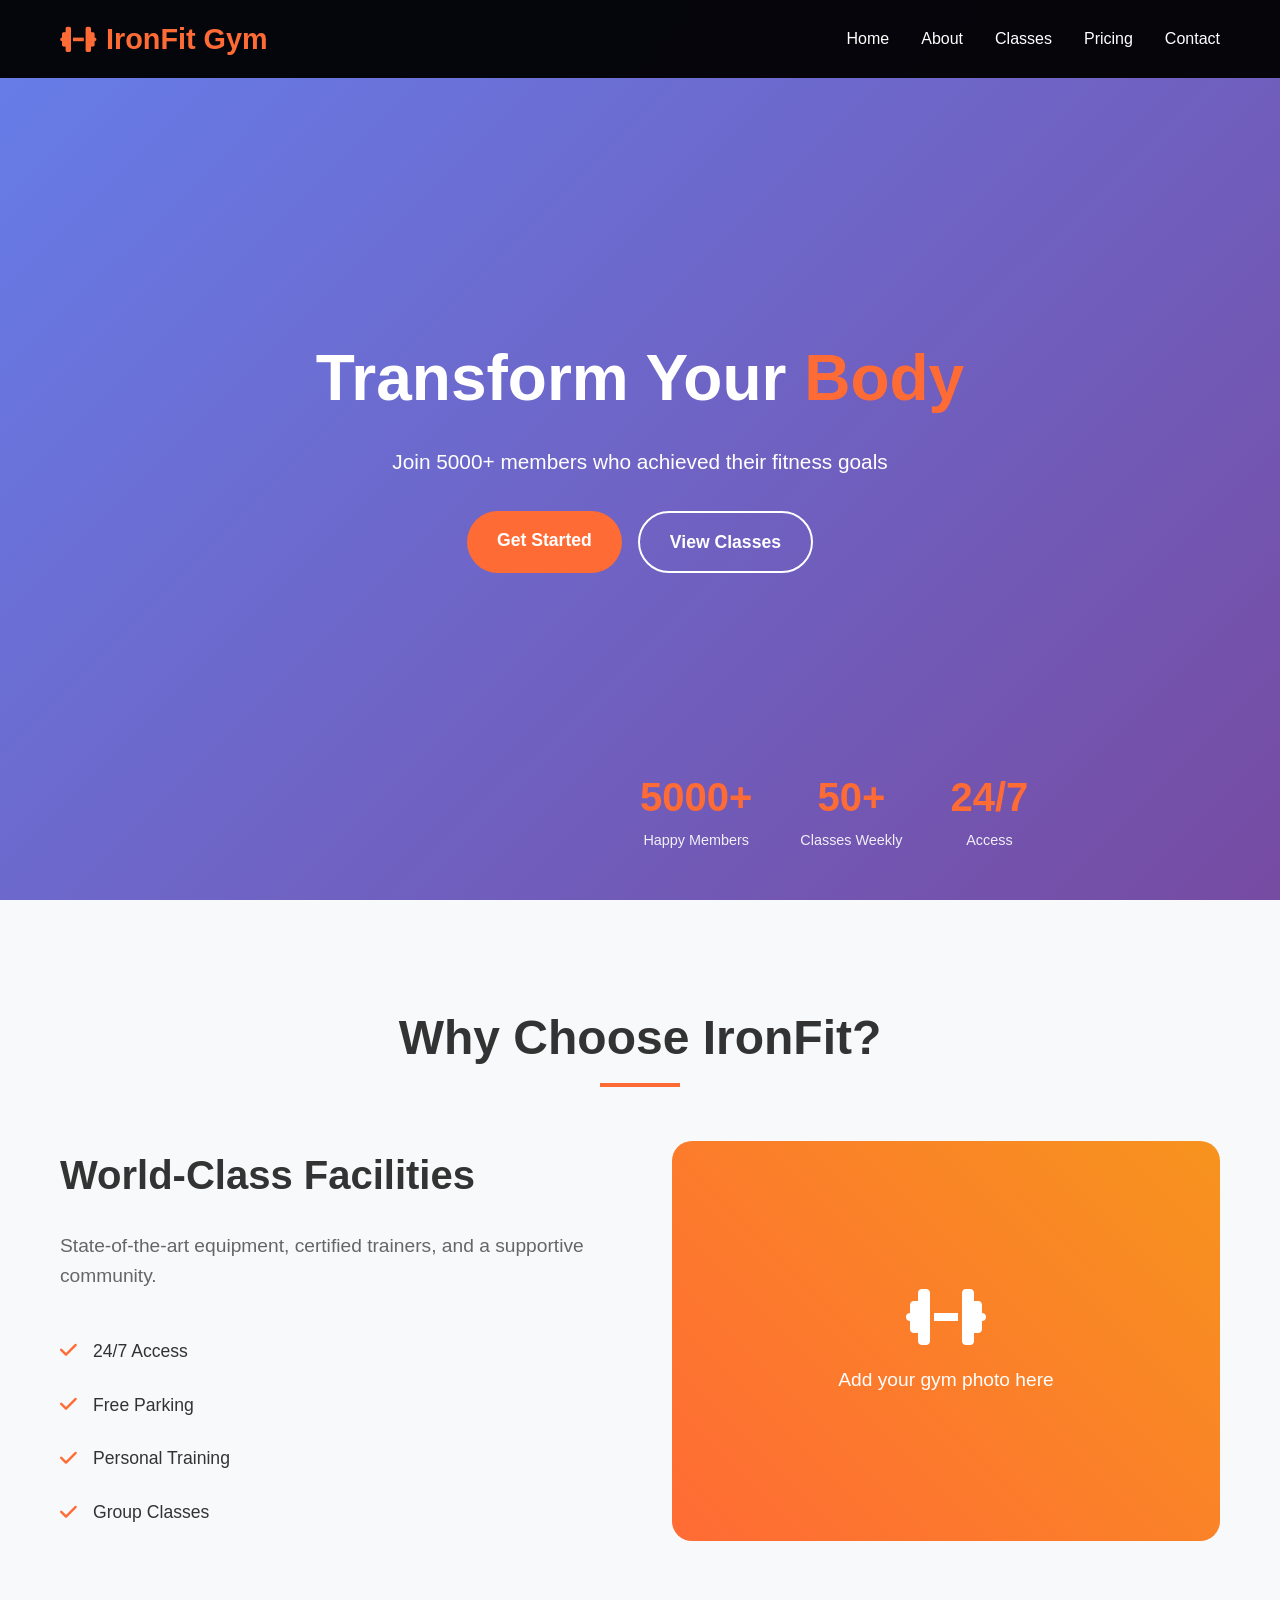
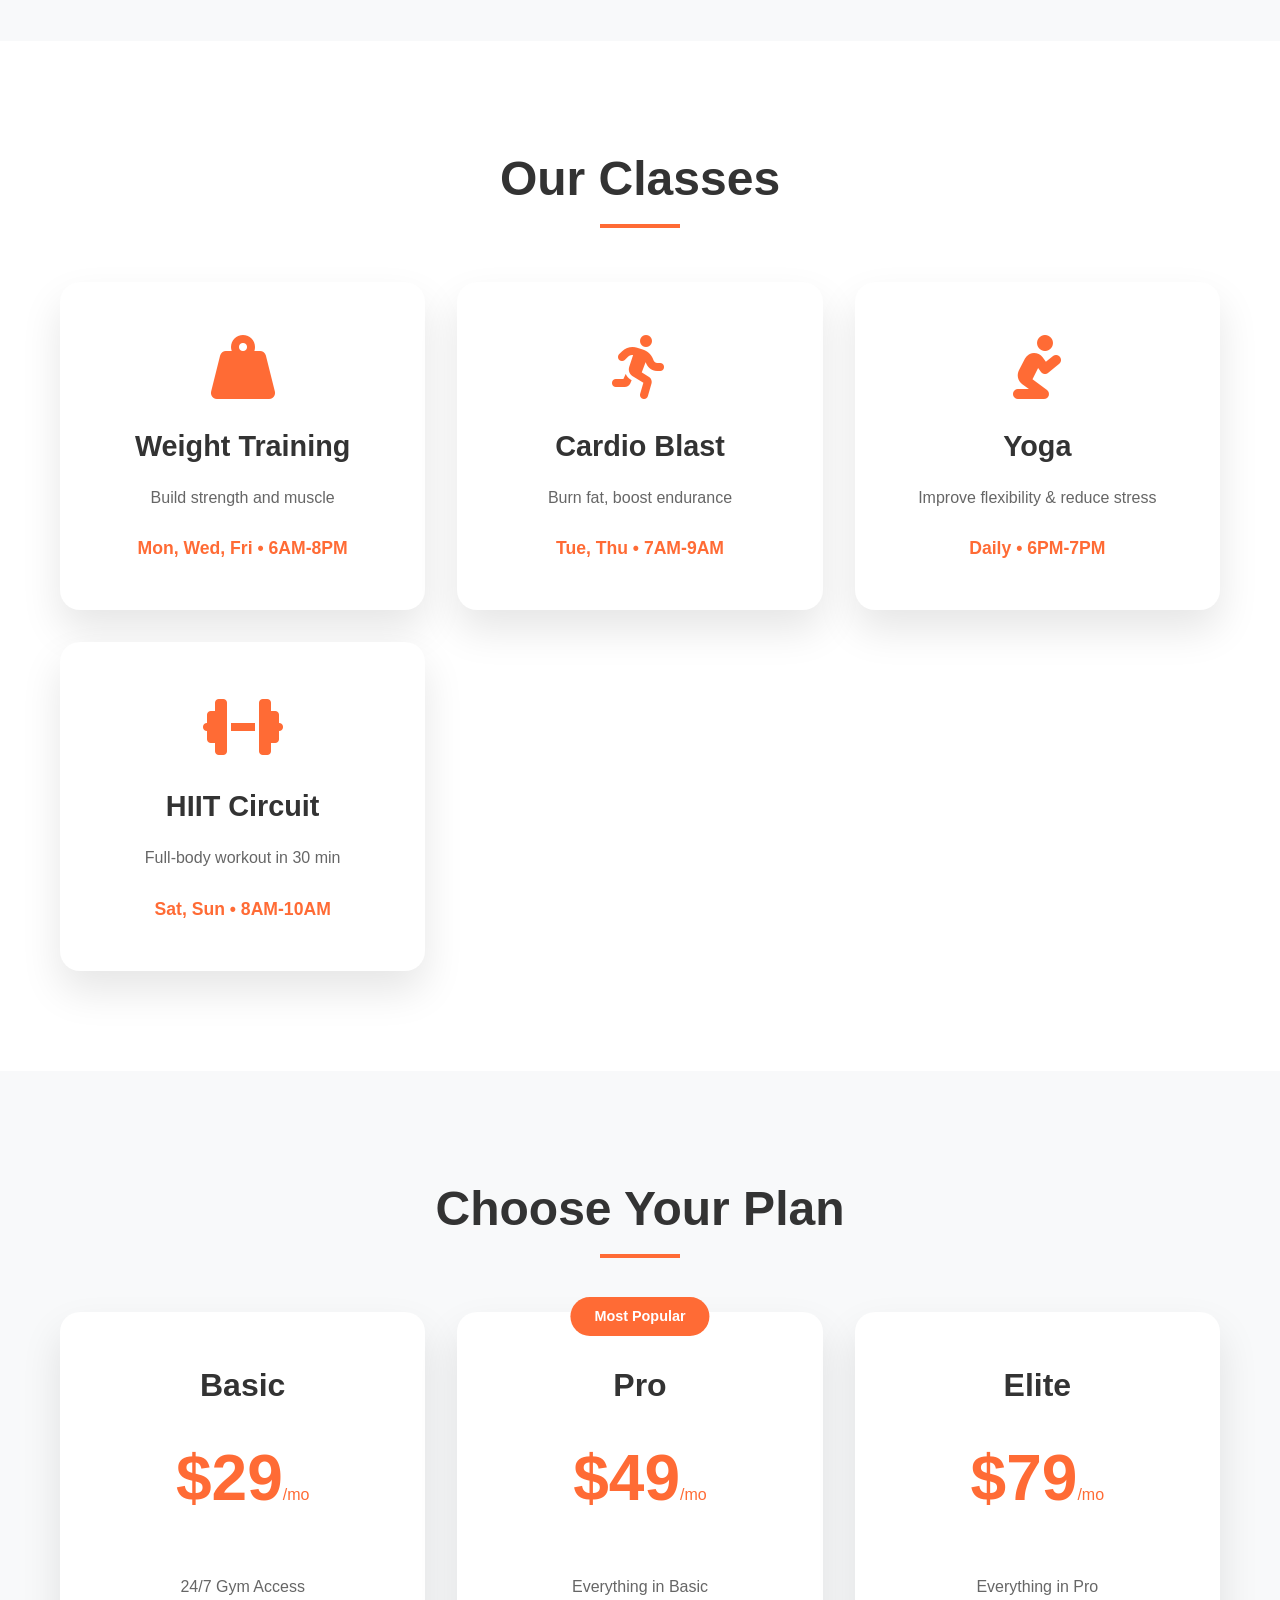
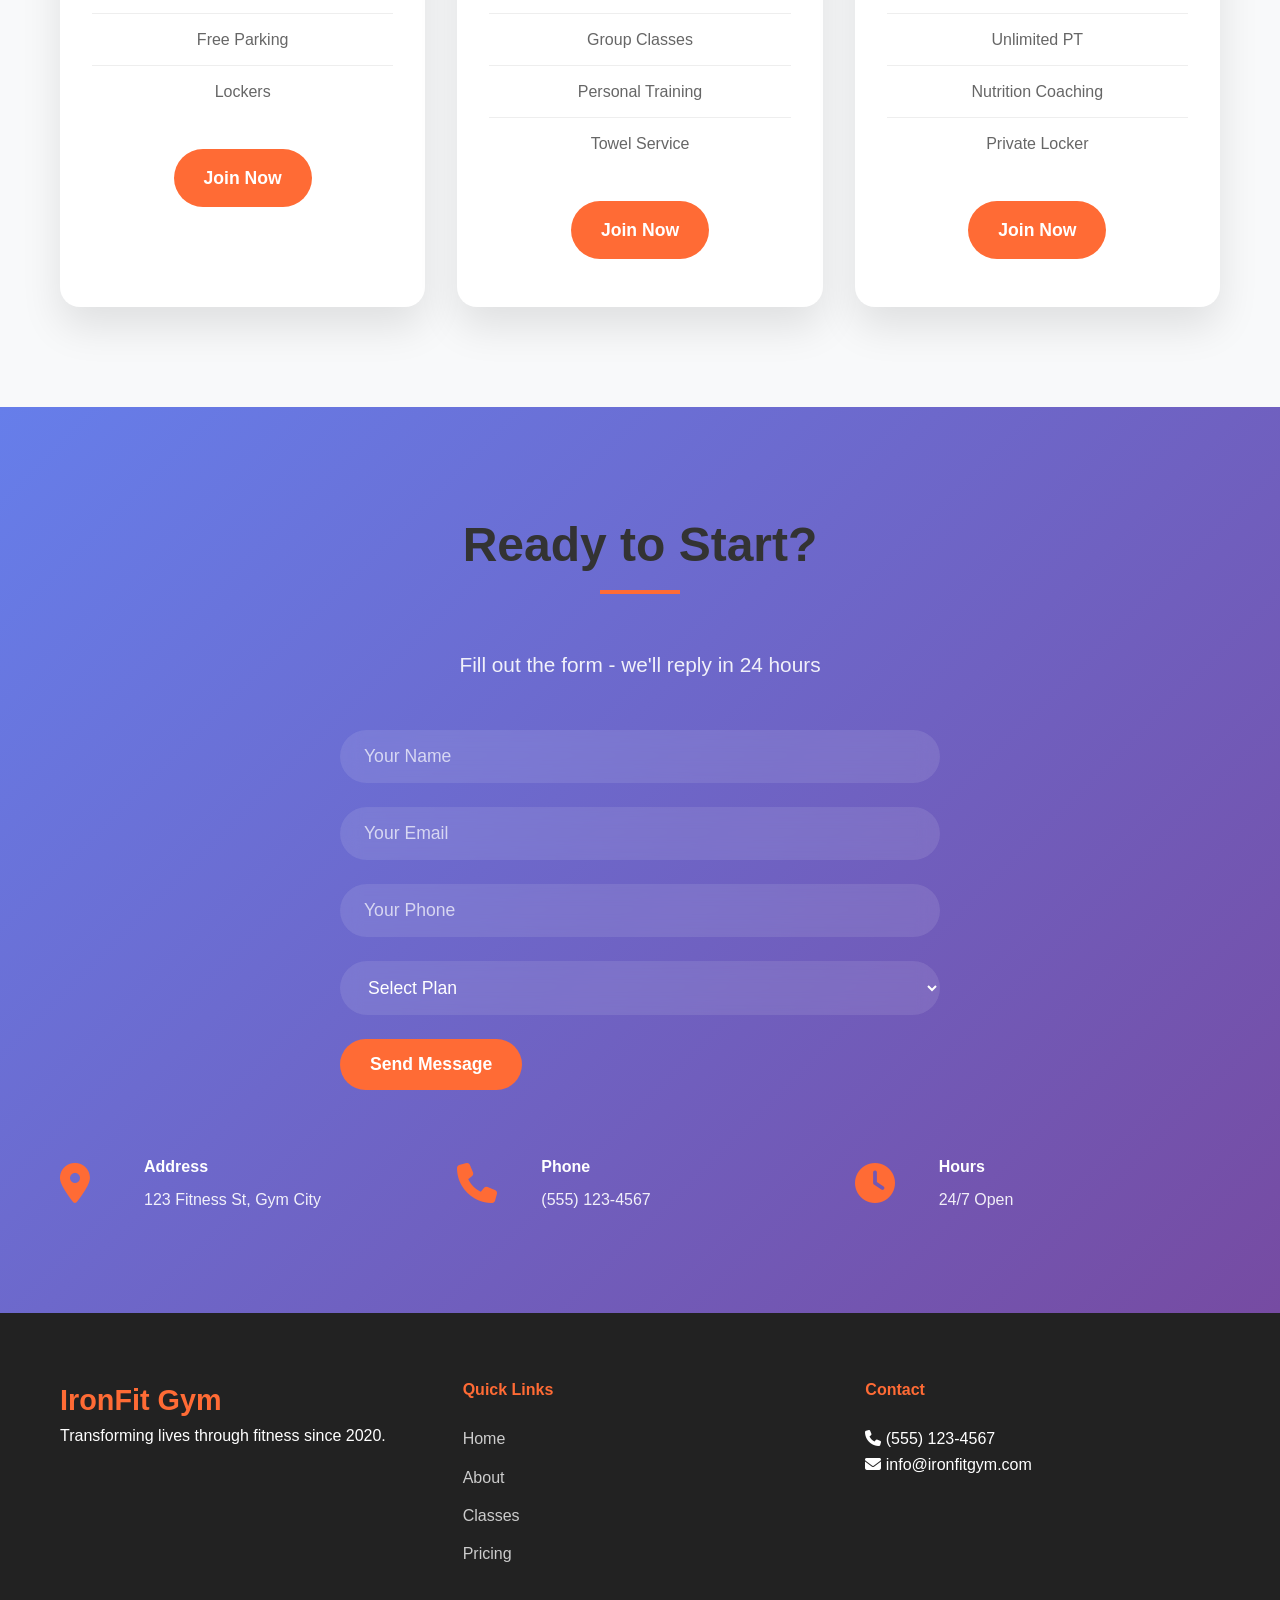
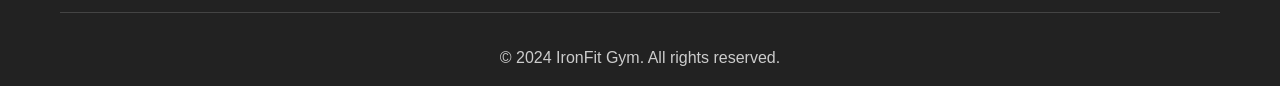
<file: index.html>
<!DOCTYPE html>
<html lang="en">
<head>
    <meta charset="UTF-8">
    <meta name="viewport" content="width=device-width, initial-scale=1.0">
    <title>IronFit Gym - Transform Your Body</title>
    <link rel="stylesheet" href="https://cdnjs.cloudflare.com/ajax/libs/font-awesome/6.5.1/css/all.min.css">
    <style>
        * { margin: 0; padding: 0; box-sizing: border-box; }
        body { font-family: 'Arial', sans-serif; line-height: 1.6; color: #333; overflow-x: hidden; }
        .container { max-width: 1200px; margin: 0 auto; padding: 0 20px; }

        /* Navigation */
        .navbar {
            position: fixed; top: 0; width: 100%; background: rgba(0,0,0,0.95);
            backdrop-filter: blur(10px); z-index: 1000; padding: 1rem 0; transition: all 0.3s ease;
        }
        .nav-container { max-width: 1200px; margin: 0 auto; padding: 0 20px; display: flex; justify-content: space-between; align-items: center; }
        .nav-logo { font-size: 1.8rem; font-weight: bold; color: #ff6b35; display: flex; align-items: center; gap: 10px; }
        .nav-menu { display: flex; list-style: none; gap: 2rem; }
        .nav-link { color: white; text-decoration: none; font-weight: 500; transition: color 0.3s ease; }
        .nav-link:hover { color: #ff6b35; }
        .hamburger { display: none; flex-direction: column; cursor: pointer; }
        .bar { width: 25px; height: 3px; background: white; margin: 3px 0; transition: 0.3s; }

        /* Hero */
        .hero {
            height: 100vh; background: linear-gradient(135deg, #667eea 0%, #764ba2 100%);
            display: flex; flex-direction: column; justify-content: center; align-items: center;
            text-align: center; color: white; position: relative; overflow: hidden;
        }
        .hero-content h1 { font-size: 4rem; margin-bottom: 1rem; animation: fadeInUp 1s ease; }
        .highlight { color: #ff6b35; }
        .hero-content p { font-size: 1.3rem; margin-bottom: 2rem; animation: fadeInUp 1s ease 0.2s both; }
        .hero-buttons { display: flex; gap: 1rem; flex-wrap: wrap; justify-content: center; animation: fadeInUp 1s ease 0.4s both; }
        .btn {
            padding: 15px 30px; border: none; border-radius: 50px; font-size: 1.1rem;
            font-weight: bold; text-decoration: none; transition: all 0.3s ease; cursor: pointer; display: inline-block;
        }
        .btn-primary { background: #ff6b35; color: white; }
        .btn-primary:hover { background: #e55a2b; transform: translateY(-2px); }
        .btn-secondary { background: transparent; color: white; border: 2px solid white; }
        .btn-secondary:hover { background: white; color: #667eea; }
        .hero-stats {
            position: absolute; bottom: 3rem; left: 50%; transform: translateX(-50%);
            display: flex; gap: 3rem; animation: fadeInUp 1s ease 0.6s both;
        }
        .stat h3 { font-size: 2.5rem; color: #ff6b35; }
        .stat p { font-size: 0.9rem; opacity: 0.9; }

        /* Sections */
        section { padding: 100px 0; }
        .section-title {
            text-align: center; font-size: 3rem; margin-bottom: 4rem; color: #333; position: relative;
        }
        .section-title::after {
            content: ''; position: absolute; bottom: -10px; left: 50%; transform: translateX(-50%);
            width: 80px; height: 4px; background: #ff6b35;
        }

        /* About */
        .about { background: #f8f9fa; }
        .about-grid { display: grid; grid-template-columns: 1fr 1fr; gap: 4rem; align-items: center; }
        .about-text h3 { font-size: 2.5rem; color: #333; margin-bottom: 1.5rem; }
        .about-text p { font-size: 1.2rem; margin-bottom: 2rem; color: #666; }
        .about-text ul { list-style: none; }
        .about-text li { padding: 0.8rem 0; font-size: 1.1rem; display: flex; align-items: center; gap: 1rem; color: #333; }
        .about-text i { color: #ff6b35; font-size: 1.2rem; }
        .image-placeholder {
            height: 400px; background: linear-gradient(45deg, #ff6b35, #f7931e); border-radius: 20px;
            display: flex; flex-direction: column; justify-content: center; align-items: center; color: white; font-size: 1.2rem;
        }
        .image-placeholder i { font-size: 4rem; margin-bottom: 1rem; }

        /* Classes - YOGA ICON FIXED */
        .classes { background: white; }
        .classes-grid { display: grid; grid-template-columns: repeat(auto-fit, minmax(280px, 1fr)); gap: 2rem; }
        .class-card {
            background: white; padding: 3rem 2rem; border-radius: 20px; box-shadow: 0 20px 40px rgba(0,0,0,0.1);
            text-align: center; transition: all 0.3s ease; border-top: 5px solid transparent;
        }
        .class-card:hover {
            transform: translateY(-10px); box-shadow: 0 30px 60px rgba(0,0,0,0.15); border-top-color: #ff6b35;
        }
        .class-card i { font-size: 4rem; color: #ff6b35; margin-bottom: 1.5rem; }
        .class-card h3 { font-size: 1.8rem; margin-bottom: 1rem; color: #333; }
        .class-card p { color: #666; margin-bottom: 1.5rem; }
        .class-time { font-weight: bold; color: #ff6b35; font-size: 1.1rem; }

        /* Pricing */
        .pricing { background: #f8f9fa; }
        .pricing-grid { display: grid; grid-template-columns: repeat(auto-fit, minmax(320px, 1fr)); gap: 2rem; }
        .price-card {
            background: white; padding: 3rem 2rem; border-radius: 20px; box-shadow: 0 20px 40px rgba(0,0,0,0.1);
            text-align: center; position: relative; transition: all 0.3s ease;
        }
        .price-card:hover { transform: translateY(-10px); }
        .popular-badge {
            position: absolute; top: -15px; left: 50%; transform: translateX(-50%);
            background: #ff6b35; color: white; padding: 0.5rem 1.5rem; border-radius: 50px;
            font-weight: bold; font-size: 0.9rem;
        }
        .price-card h3 { font-size: 2rem; color: #333; margin-bottom: 1rem; }
        .price { font-size: 4rem; font-weight: bold; color: #ff6b35; margin-bottom: 2rem; }
        .price span { font-size: 1rem; font-weight: normal; }
        .price-card ul { list-style: none; margin-bottom: 2rem; }
        .price-card li { padding: 0.8rem 0; color: #666; border-bottom: 1px solid #eee; }
        .price-card li:last-child { border-bottom: none; }

        /* Contact */
        .contact { background: linear-gradient(135deg, #667eea 0%, #764ba2 100%); color: white; }
        .contact-subtitle { text-align: center; font-size: 1.3rem; margin-bottom: 3rem; opacity: 0.9; }
        .contact-form { max-width: 600px; margin: 0 auto 4rem; }
        .form-group { margin-bottom: 1.5rem; }
        .form-group input, .form-group select {
            width: 100%; padding: 1rem 1.5rem; border: none; border-radius: 50px; font-size: 1.1rem;
            background: rgba(255,255,255,0.1); color: white; backdrop-filter: blur(10px);
        }
        .form-group input::placeholder { color: rgba(255,255,255,0.7); }
        .form-group input:focus, .form-group select:focus { outline: none; box-shadow: 0 0 0 3px rgba(255,107,53,0.3); }
        .contact-info { display: grid; grid-template-columns: repeat(auto-fit, minmax(250px, 1fr)); gap: 2rem; }
        .info-item { display: flex; align-items: center; gap: 1.5rem; }
        .info-item i { font-size: 2.5rem; color: #ff6b35; width: 60px; }
        .info-item h4 { margin-bottom: 0.5rem; color: white; }
        .info-item p { color: rgba(255,255,255,0.9); }

        /* Footer */
        .footer { background: #222; color: white; padding: 4rem 0 1rem; }
        .footer-content { display: grid; grid-template-columns: repeat(auto-fit, minmax(250px, 1fr)); gap: 3rem; margin-bottom: 2rem; }
        .footer-section h4 { margin-bottom: 1.5rem; color: #ff6b35; }
        .footer-section ul { list-style: none; }
        .footer-section ul li { margin-bottom: 0.8rem; }
        .footer-section a { color: #ccc; text-decoration: none; transition: color 0.3s ease; }
        .footer-section a:hover { color: #ff6b35; }
        .footer-bottom { text-align: center; padding-top: 2rem; border-top: 1px solid #444; color: #ccc; }

        /* Animations */
        @keyframes fadeInUp {
            from { opacity: 0; transform: translateY(30px); }
            to { opacity: 1; transform: translateY(0); }
        }

        /* Responsive */
        @media (max-width: 768px) {
            .hamburger { display: flex; }
            .nav-menu {
                position: fixed; left: -100%; top: 70px; flex-direction: column; background-color: rgba(0,0,0,0.95);
                width: 100%; text-align: center; transition: 0.3s; padding: 2rem 0;
            }
            .nav-menu.active { left: 0; }
            .hero h1 { font-size: 2.5rem; }
            .hero-buttons { flex-direction: column; align-items: center; }
            .hero-stats { flex-direction: column; gap: 1rem; bottom: 2rem; }
            .about-grid { grid-template-columns: 1fr; text-align: center; }
            .section-title { font-size: 2rem; }
        }
        @media (max-width: 480px) {
            .hero h1 { font-size: 2rem; }
            .stat h3 { font-size: 2rem; }
        }
    </style>
</head>
<body>
    <!-- Navigation -->
    <nav class="navbar">
        <div class="nav-container">
            <div class="nav-logo">
                <i class="fas fa-dumbbell"></i> IronFit Gym
            </div>
            <ul class="nav-menu">
                <li><a href="#home" class="nav-link">Home</a></li>
                <li><a href="#about" class="nav-link">About</a></li>
                <li><a href="#classes" class="nav-link">Classes</a></li>
                <li><a href="#pricing" class="nav-link">Pricing</a></li>
                <li><a href="#contact" class="nav-link">Contact</a></li>
            </ul>
            <div class="hamburger">
                <span class="bar"></span><span class="bar"></span><span class="bar"></span>
            </div>
        </div>
    </nav>

    <!-- Hero -->
    <section id="home" class="hero">
        <div class="hero-content">
            <h1>Transform Your <span class="highlight">Body</span></h1>
            <p>Join 5000+ members who achieved their fitness goals</p>
            <div class="hero-buttons">
                <a href="#pricing" class="btn btn-primary">Get Started</a>
                <a href="#classes" class="btn btn-secondary">View Classes</a>
            </div>
        </div>
        <div class="hero-stats">
            <div class="stat"><h3>5000+</h3><p>Happy Members</p></div>
            <div class="stat"><h3>50+</h3><p>Classes Weekly</p></div>
            <div class="stat"><h3>24/7</h3><p>Access</p></div>
        </div>
    </section>

    <!-- About -->
    <section id="about" class="about">
        <div class="container">
            <h2 class="section-title">Why Choose IronFit?</h2>
            <div class="about-grid">
                <div class="about-text">
                    <h3>World-Class Facilities</h3>
                    <p>State-of-the-art equipment, certified trainers, and a supportive community.</p>
                    <ul>
                        <li><i class="fas fa-check"></i> 24/7 Access</li>
                        <li><i class="fas fa-check"></i> Free Parking</li>
                        <li><i class="fas fa-check"></i> Personal Training</li>
                        <li><i class="fas fa-check"></i> Group Classes</li>
                    </ul>
                </div>
                <div class="about-image">
                    <div class="image-placeholder">
                        <i class="fas fa-dumbbell"></i>
                        <p>Add your gym photo here</p>
                    </div>
                </div>
            </div>
        </div>
    </section>

    <!-- Classes - YOGA ICON WORKING -->
    <section id="classes" class="classes">
        <div class="container">
            <h2 class="section-title">Our Classes</h2>
            <div class="classes-grid">
                <div class="class-card">
                    <i class="fas fa-weight-hanging"></i>
                    <h3>Weight Training</h3>
                    <p>Build strength and muscle</p>
                    <span class="class-time">Mon, Wed, Fri • 6AM-8PM</span>
                </div>
                <div class="class-card">
                    <i class="fas fa-running"></i>
                    <h3>Cardio Blast</h3>
                    <p>Burn fat, boost endurance</p>
                    <span class="class-time">Tue, Thu • 7AM-9AM</span>
                </div>
                <div class="class-card">
                    <i class="fas fa-person-praying"></i> <!-- 🧘 YOGA ICON FIXED -->
                    <h3>Yoga</h3>
                    <p>Improve flexibility & reduce stress</p>
                    <span class="class-time">Daily • 6PM-7PM</span>
                </div>
                <div class="class-card">
                    <i class="fas fa-dumbbell"></i>
                    <h3>HIIT Circuit</h3>
                    <p>Full-body workout in 30 min</p>
                    <span class="class-time">Sat, Sun • 8AM-10AM</span>
                </div>
            </div>
        </div>
    </section>

    <!-- Pricing -->
    <section id="pricing" class="pricing">
        <div class="container">
            <h2 class="section-title">Choose Your Plan</h2>
            <div class="pricing-grid">
                <div class="price-card">
                    <h3>Basic</h3>
                    <div class="price">$29<span>/mo</span></div>
                    <ul>
                        <li>24/7 Gym Access</li>
                        <li>Free Parking</li>
                        <li>Lockers</li>
                    </ul>
                    <a href="#contact" class="btn btn-primary">Join Now</a>
                </div>
                <div class="price-card popular">
                    <div class="popular-badge">Most Popular</div>
                    <h3>Pro</h3>
                    <div class="price">$49<span>/mo</span></div>
                    <ul>
                        <li>Everything in Basic</li>
                        <li>Group Classes</li>
                        <li>Personal Training</li>
                        <li>Towel Service</li>
                    </ul>
                    <a href="#contact" class="btn btn-primary">Join Now</a>
                </div>
                <div class="price-card">
                    <h3>Elite</h3>
                    <div class="price">$79<span>/mo</span></div>
                    <ul>
                        <li>Everything in Pro</li>
                        <li>Unlimited PT</li>
                        <li>Nutrition Coaching</li>
                        <li>Private Locker</li>
                    </ul>
                    <a href="#contact" class="btn btn-primary">Join Now</a>
                </div>
            </div>
        </div>
    </section>

    <!-- Contact -->
    <section id="contact" class="contact">
        <div class="container">
            <h2 class="section-title">Ready to Start?</h2>
            <p class="contact-subtitle">Fill out the form - we'll reply in 24 hours</p>
            <form class="contact-form" id="contactForm">
                <div class="form-group"><input type="text" id="name" placeholder="Your Name" required></div>
                <div class="form-group"><input type="email" id="email" placeholder="Your Email" required></div>
                <div class="form-group"><input type="tel" id="phone" placeholder="Your Phone"></div>
                <div class="form-group">
                    <select id="plan" required>
                        <option value="">Select Plan</option>
                        <option value="basic">Basic ($29/mo)</option>
                        <option value="pro">Pro ($49/mo)</option>
                        <option value="elite">Elite ($79/mo)</option>
                    </select>
                </div>
                <button type="submit" class="btn btn-primary">Send Message</button>
            </form>
            <div class="contact-info">
                <div class="info-item">
                    <i class="fas fa-map-marker-alt"></i>
                    <div><h4>Address</h4><p>123 Fitness St, Gym City</p></div>
                </div>
                <div class="info-item">
                    <i class="fas fa-phone"></i>
                    <div><h4>Phone</h4><p>(555) 123-4567</p></div>
                </div>
                <div class="info-item">
                    <i class="fas fa-clock"></i>
                    <div><h4>Hours</h4><p>24/7 Open</p></div>
                </div>
            </div>
        </div>
    </section>

    <!-- Footer -->
    <footer class="footer">
        <div class="container">
            <div class="footer-content">
                <div class="footer-section">
                    <div class="nav-logo">IronFit Gym</div>
                    <p>Transforming lives through fitness since 2020.</p>
                </div>
                <div class="footer-section">
                    <h4>Quick Links</h4>
                    <ul>
                        <li><a href="#home">Home</a></li>
                        <li><a href="#about">About</a></li>
                        <li><a href="#classes">Classes</a></li>
                        <li><a href="#pricing">Pricing</a></li>
                    </ul>
                </div>
                <div class="footer-section">
                    <h4>Contact</h4>
                    <p><i class="fas fa-phone"></i> (555) 123-4567</p>
                    <p><i class="fas fa-envelope"></i> info@ironfitgym.com</p>
                </div>
            </div>
            <div class="footer-bottom">&copy; 2024 IronFit Gym. All rights reserved.</div>
        </div>
    </footer>

    <script>
        // Mobile menu
        document.querySelector('.hamburger').addEventListener('click', () => {
            document.querySelector('.hamburger').classList.toggle('active');
            document.querySelector('.nav-menu').classList.toggle('active');
        });

        // Smooth scroll
        document.querySelectorAll('a[href^="#"]').forEach(anchor => {
            anchor.addEventListener('click', function (e) {
                e.preventDefault();
                document.querySelector(this.getAttribute('href')).scrollIntoView({ behavior: 'smooth' });
            });
        });

        // Navbar scroll effect
        window.addEventListener('scroll', () => {
            document.querySelector('.navbar').style.background = window.scrollY > 100 ? 'rgba(0,0,0,0.98)' : 'rgba(0,0,0,0.95)';
        });

        // Contact form
        document.getElementById('contactForm').addEventListener('submit', function(e) {
            e.preventDefault();
            const name = document.getElementById('name').value;
            const plan = document.getElementById('plan').value;
            alert(`Thanks ${name}! We'll contact you about ${plan} plan soon!`);
            this.reset();
        });

        // Scroll animations
        const observer = new IntersectionObserver(entries => {
            entries.forEach(entry => {
                if (entry.isIntersecting) {
                    entry.target.style.opacity = '1';
                    entry.target.style.transform = 'translateY(0)';
                }
            });
        });
        document.querySelectorAll('section').forEach(section => {
            section.style.opacity = '0'; section.style.transform = 'translateY(30px)';
            section.style.transition = 'all 0.6s ease'; observer.observe(section);
        });

        // Hover effects
        document.querySelectorAll('.price-card, .class-card').forEach(card => {
            card.addEventListener('mouseenter', () => card.style.transform = 'translateY(-10px)');
            card.addEventListener('mouseleave', () => card.style.transform = 'translateY(0)');
        });
    </script>
</body>
</html>
</file>
